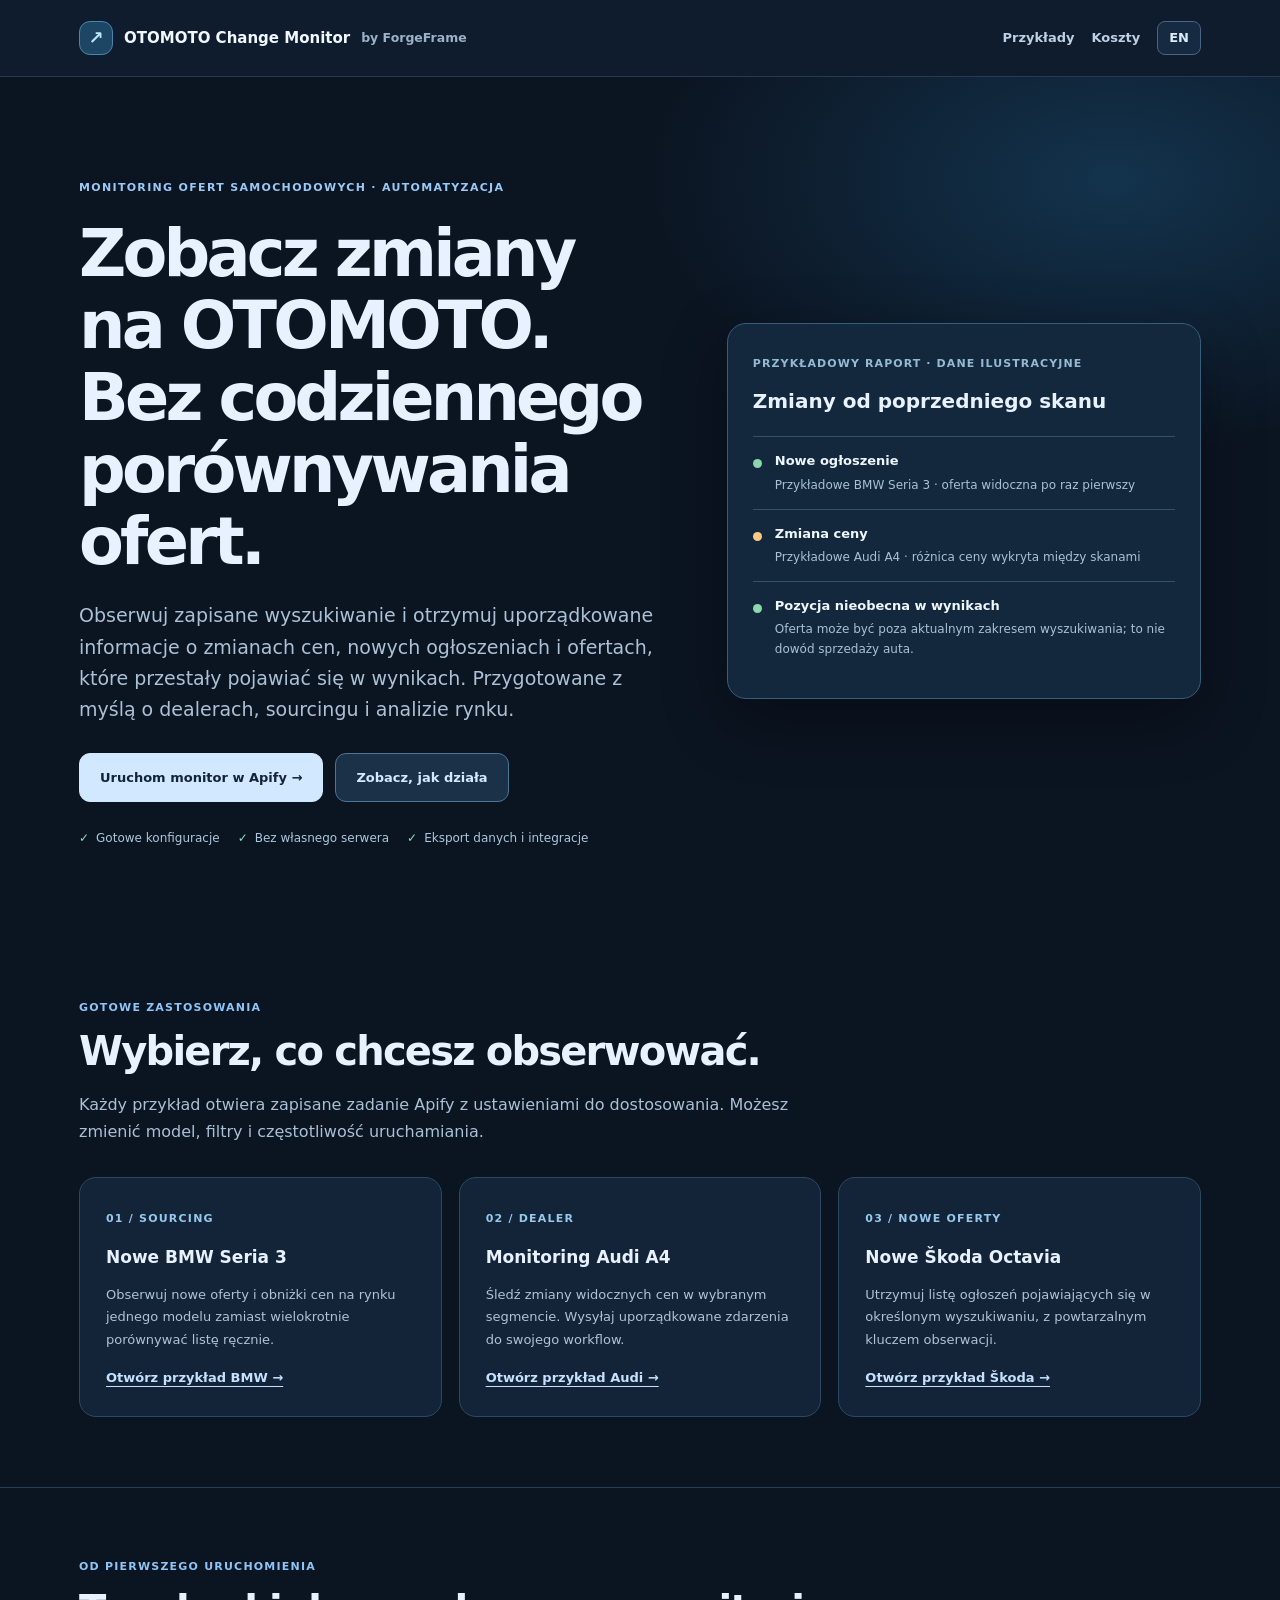
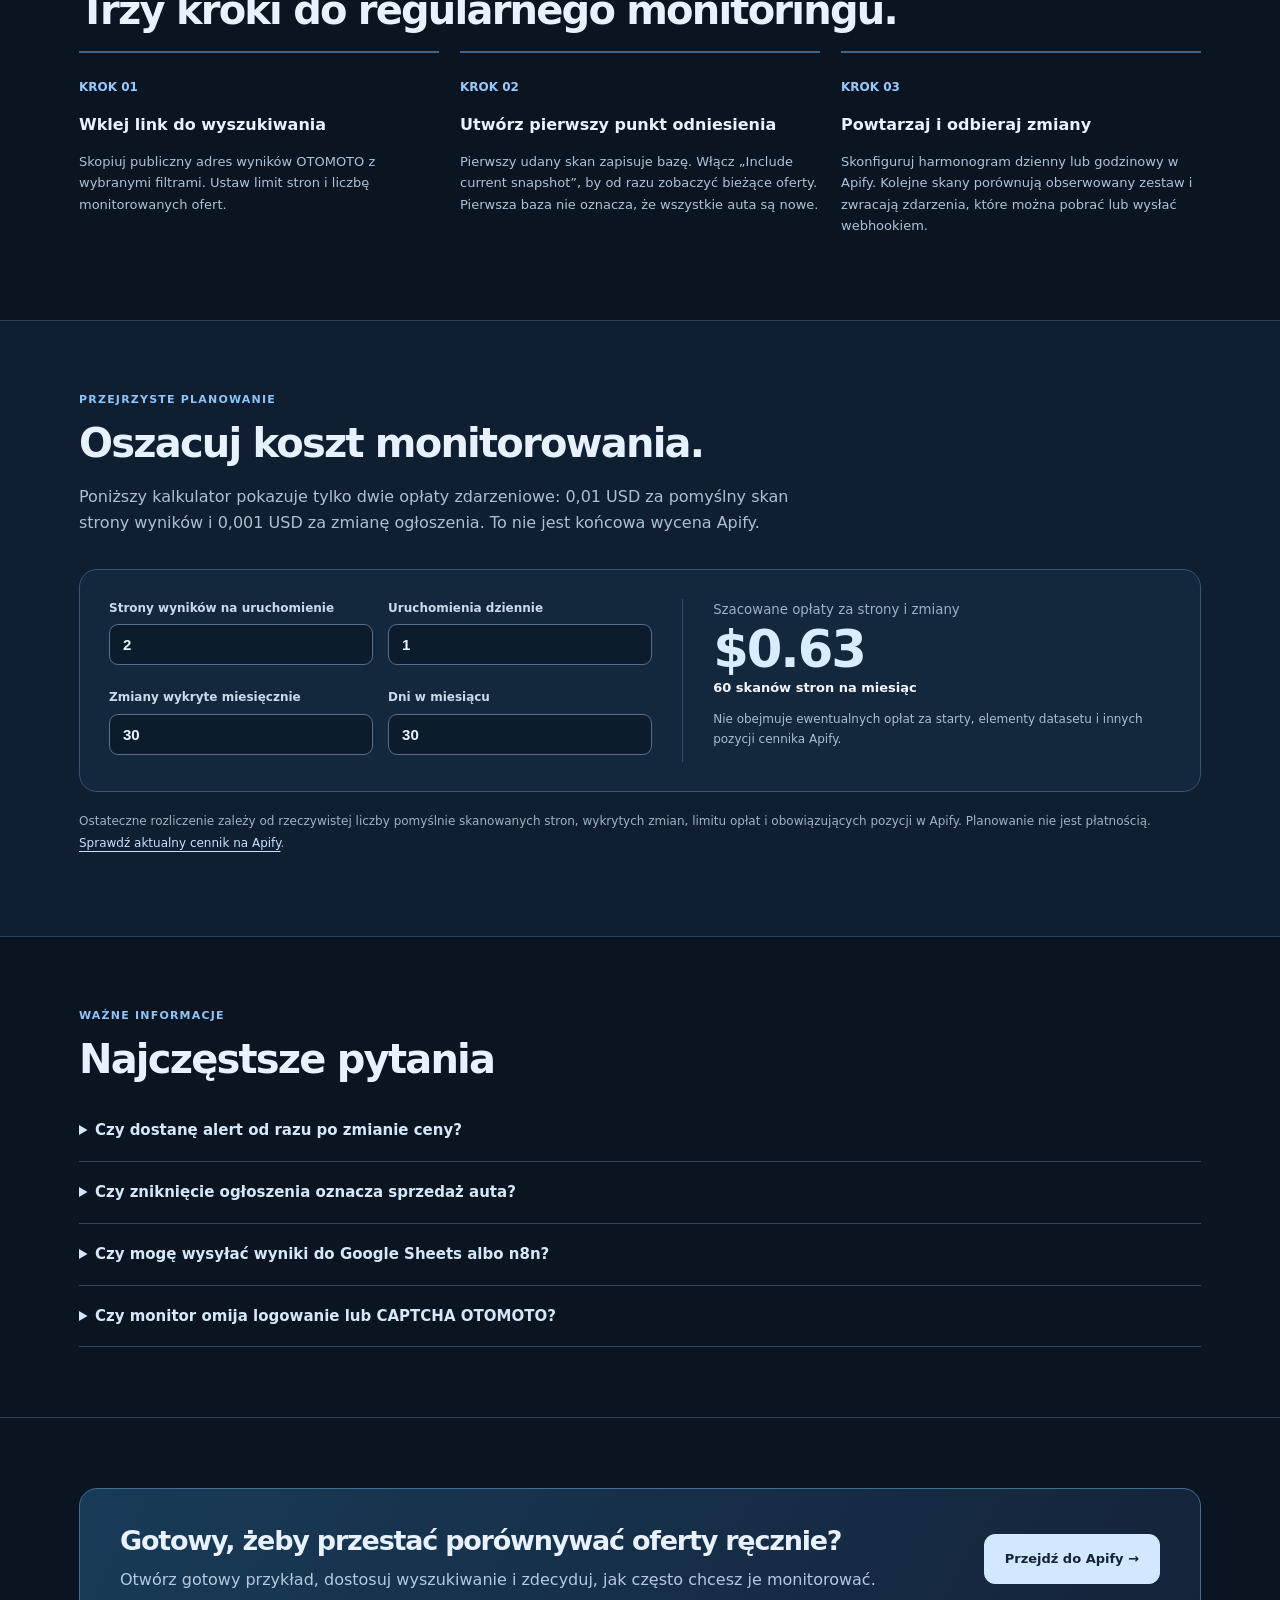
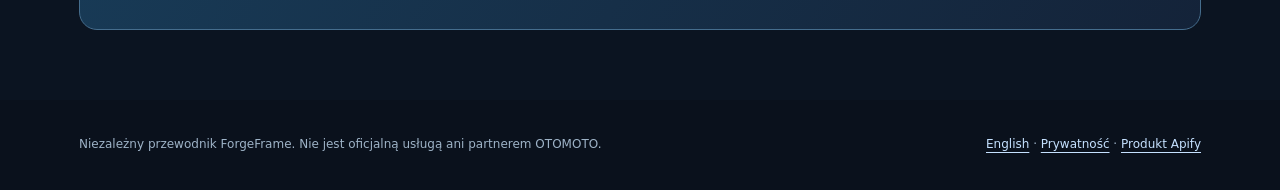
<file: index.html>
<!doctype html>
<html lang="pl"><head><meta charset="utf-8"><meta name="viewport" content="width=device-width, initial-scale=1">
<meta name="theme-color" content="#0b1421"><meta name="description" content="Monitorowanie cen samochodów na OTOMOTO: wykrywaj nowe ogłoszenia, zmiany cen i zmiany widocznego zestawu ofert. Instrukcja dla dealerów i sprzedawców, przykłady BMW, Audi, Škoda.">
<title>Monitor cen OTOMOTO — śledzenie ofert i zmian | ForgeFrame</title>
<link rel="canonical" href="https://reflectme-source.github.io/otomoto-market-monitor-guide/">
<link rel="alternate" hreflang="en" href="https://reflectme-source.github.io/otomoto-market-monitor-guide/en.html">
<link rel="alternate" hreflang="pl" href="https://reflectme-source.github.io/otomoto-market-monitor-guide/">
<link rel="stylesheet" href="./style.css"><link rel="icon" href="./favicon.svg" type="image/svg+xml">
<meta property="og:type" content="website"><meta property="og:title" content="Monitor cen i ogłoszeń OTOMOTO — bez ręcznego porównywania">
<meta property="og:description" content="Zobacz zmiany cen, nowe oferty i aktualizacje zapisanych wyszukiwań. Gotowe przykłady, przejrzyste limity i instrukcja wdrożenia.">
<meta property="og:url" content="https://reflectme-source.github.io/otomoto-market-monitor-guide/">
</head><body>
<header><nav class="wrap" aria-label="Menu główne">
<a class="brand" href="./"><span class="mark" aria-hidden="true">↗</span>OTOMOTO Change Monitor <small>by ForgeFrame</small></a>
<div class="links"><a href="#przyklady">Przykłady</a><a href="#koszt">Koszty</a><a class="lang" href="./en.html" lang="en">EN</a></div>
</nav></header>
<main>
<div class="hero"><div class="wrap">
<div><span class="pill">Monitoring ofert samochodowych · automatyzacja</span>
<h1>Zobacz zmiany na OTOMOTO. Bez codziennego porównywania ofert.</h1>
<p class="lead">Obserwuj zapisane wyszukiwanie i otrzymuj uporządkowane informacje o zmianach cen, nowych ogłoszeniach i ofertach, które przestały pojawiać się w wynikach. Przygotowane z myślą o dealerach, sourcingu i analizie rynku.</p>
<div class="ctas"><a class="primary" href="https://apify.com/green_amazement/otomoto-change-intelligence?utm_source=github_pages&amp;utm_medium=organic&amp;utm_campaign=otomoto_guide" target="_blank" rel="noopener noreferrer">Uruchom monitor w Apify →</a><a class="secondary" href="#jak-dziala">Zobacz, jak działa</a></div>
<div class="benefits"><span>Gotowe konfiguracje</span><span>Bez własnego serwera</span><span>Eksport danych i integracje</span></div>
</div>
<div class="mock" aria-label="Przykładowy schemat wyniku, nie dane na żywo">
<small>Przykładowy raport · dane ilustracyjne</small><h2>Zmiany od poprzedniego skanu</h2>
<div class="event"><span class="dot"></span><div><b>Nowe ogłoszenie</b><p>Przykładowe BMW Seria 3 · oferta widoczna po raz pierwszy</p></div></div>
<div class="event"><span class="dot amber"></span><div><b>Zmiana ceny</b><p>Przykładowe Audi A4 · różnica ceny wykryta między skanami</p></div></div>
<div class="event"><span class="dot"></span><div><b>Pozycja nieobecna w wynikach</b><p>Oferta może być poza aktualnym zakresem wyszukiwania; to nie dowód sprzedaży auta.</p></div></div>
</div></div></div>
<section id="przyklady"><div class="wrap">
<div class="kicker">Gotowe zastosowania</div><h2>Wybierz, co chcesz obserwować.</h2>
<p class="intro">Każdy przykład otwiera zapisane zadanie Apify z ustawieniami do dostosowania. Możesz zmienić model, filtry i częstotliwość uruchamiania.</p>
<div class="cards">
<article class="card"><span class="number">01 / SOURCING</span><h3>Nowe BMW Seria 3</h3><p>Obserwuj nowe oferty i obniżki cen na rynku jednego modelu zamiast wielokrotnie porównywać listę ręcznie.</p><a href="https://apify.com/green_amazement/otomoto-change-intelligence/examples/bmw-3-series-price-changes" target="_blank" rel="noopener noreferrer">Otwórz przykład BMW →</a></article>
<article class="card"><span class="number">02 / DEALER</span><h3>Monitoring Audi A4</h3><p>Śledź zmiany widocznych cen w wybranym segmencie. Wysyłaj uporządkowane zdarzenia do swojego workflow.</p><a href="https://apify.com/green_amazement/otomoto-change-intelligence/examples/audi-a4-market-price-watch" target="_blank" rel="noopener noreferrer">Otwórz przykład Audi →</a></article>
<article class="card"><span class="number">03 / NOWE OFERTY</span><h3>Nowe Škoda Octavia</h3><p>Utrzymuj listę ogłoszeń pojawiających się w określonym wyszukiwaniu, z powtarzalnym kluczem obserwacji.</p><a href="https://apify.com/green_amazement/otomoto-change-intelligence/examples/skoda-octavia-new-listing-monitor" target="_blank" rel="noopener noreferrer">Otwórz przykład Škoda →</a></article>
</div></div></section>
<section class="steps" id="jak-dziala"><div class="wrap">
<div class="kicker">Od pierwszego uruchomienia</div><h2>Trzy kroki do regularnego monitoringu.</h2>
<div class="step-grid">
<div class="step"><strong>KROK 01</strong><h3>Wklej link do wyszukiwania</h3><p>Skopiuj publiczny adres wyników OTOMOTO z wybranymi filtrami. Ustaw limit stron i liczbę monitorowanych ofert.</p></div>
<div class="step"><strong>KROK 02</strong><h3>Utwórz pierwszy punkt odniesienia</h3><p>Pierwszy udany skan zapisuje bazę. Włącz „Include current snapshot”, by od razu zobaczyć bieżące oferty. Pierwsza baza nie oznacza, że wszystkie auta są nowe.</p></div>
<div class="step"><strong>KROK 03</strong><h3>Powtarzaj i odbieraj zmiany</h3><p>Skonfiguruj harmonogram dzienny lub godzinowy w Apify. Kolejne skany porównują obserwowany zestaw i zwracają zdarzenia, które można pobrać lub wysłać webhookiem.</p></div>
</div></div></section>
<section class="price-section" id="koszt"><div class="wrap">
<div class="kicker">Przejrzyste planowanie</div><h2>Oszacuj koszt monitorowania.</h2>
<p class="intro">Poniższy kalkulator pokazuje tylko dwie opłaty zdarzeniowe: 0,01 USD za pomyślny skan strony wyników i 0,001 USD za zmianę ogłoszenia. To nie jest końcowa wycena Apify.</p>
<div class="calc">
<div class="calc-fields">
<label>Strony wyników na uruchomienie<input id="pages" type="number" value="2" min="1" max="100" step="1" inputmode="numeric"></label>
<label>Uruchomienia dziennie<input id="runs" type="number" value="1" min="1" max="24" step="1" inputmode="numeric"></label>
<label>Zmiany wykryte miesięcznie<input id="changes" type="number" value="30" min="0" max="100000" step="1" inputmode="numeric"></label>
<label>Dni w miesiącu<input id="days" type="number" value="30" min="1" max="31" step="1" inputmode="numeric"></label>
</div>
<div class="calc-output" aria-live="polite"><small>Szacowane opłaty za strony i zmiany</small><b id="estimate">$0.63</b><strong id="pagesCount">60 skanów stron na miesiąc</strong><p id="calcHint">Nie obejmuje ewentualnych opłat za starty, elementy datasetu i innych pozycji cennika Apify.</p></div>
</div>
<p class="note">Ostateczne rozliczenie zależy od rzeczywistej liczby pomyślnie skanowanych stron, wykrytych zmian, limitu opłat i obowiązujących pozycji w Apify. Planowanie nie jest płatnością. <a href="https://apify.com/green_amazement/otomoto-change-intelligence#pricing" target="_blank" rel="noopener noreferrer">Sprawdź aktualny cennik na Apify</a>.</p>
</div></section>
<section class="faq"><div class="wrap">
<div class="kicker">Ważne informacje</div><h2>Najczęstsze pytania</h2>
<details><summary>Czy dostanę alert od razu po zmianie ceny?</summary><p>Nie w czasie rzeczywistym. Zmiany są wykrywane podczas kolejnego zaplanowanego skanu. Częstotliwość zależy od Twojego harmonogramu i dostępności źródła.</p></details>
<details><summary>Czy zniknięcie ogłoszenia oznacza sprzedaż auta?</summary><p>Nie. Ogłoszenie mogło wypaść poza monitorowany zestaw wyników, zmienić filtry lub stać się niewidoczne. Zdarzenie nie potwierdza sprzedaży ani usunięcia.</p></details>
<details><summary>Czy mogę wysyłać wyniki do Google Sheets albo n8n?</summary><p>Apify udostępnia dataset, harmonogramy i integracje/webhooki. Połącz wyniki z własnym workflow. Potrzebna może być osobna konfiguracja integracji na Twoim koncie.</p></details>
<details><summary>Czy monitor omija logowanie lub CAPTCHA OTOMOTO?</summary><p>Nie. Działa na publicznych stronach wyników i nie obchodzi zabezpieczeń. Zmiany strony lub ograniczenia dostępu mogą wpłynąć na kompletność odczytu.</p></details>
</div></section>
<section><div class="wrap"><div class="end-cta"><div><h2>Gotowy, żeby przestać porównywać oferty ręcznie?</h2><p>Otwórz gotowy przykład, dostosuj wyszukiwanie i zdecyduj, jak często chcesz je monitorować.</p></div><a class="primary" href="https://apify.com/green_amazement/otomoto-change-intelligence" target="_blank" rel="noopener noreferrer">Przejdź do Apify →</a></div></div></section>
</main>
<footer><div class="wrap"><span>Niezależny przewodnik ForgeFrame. Nie jest oficjalną usługą ani partnerem OTOMOTO.</span><span><a href="./en.html" lang="en">English</a> · <a href="./privacy.html">Prywatność</a> · <a href="https://apify.com/green_amazement/otomoto-change-intelligence" target="_blank" rel="noopener noreferrer">Produkt Apify</a></span></div></footer>
<script type="module" src="./calculator.mjs"></script></body></html>
</file>
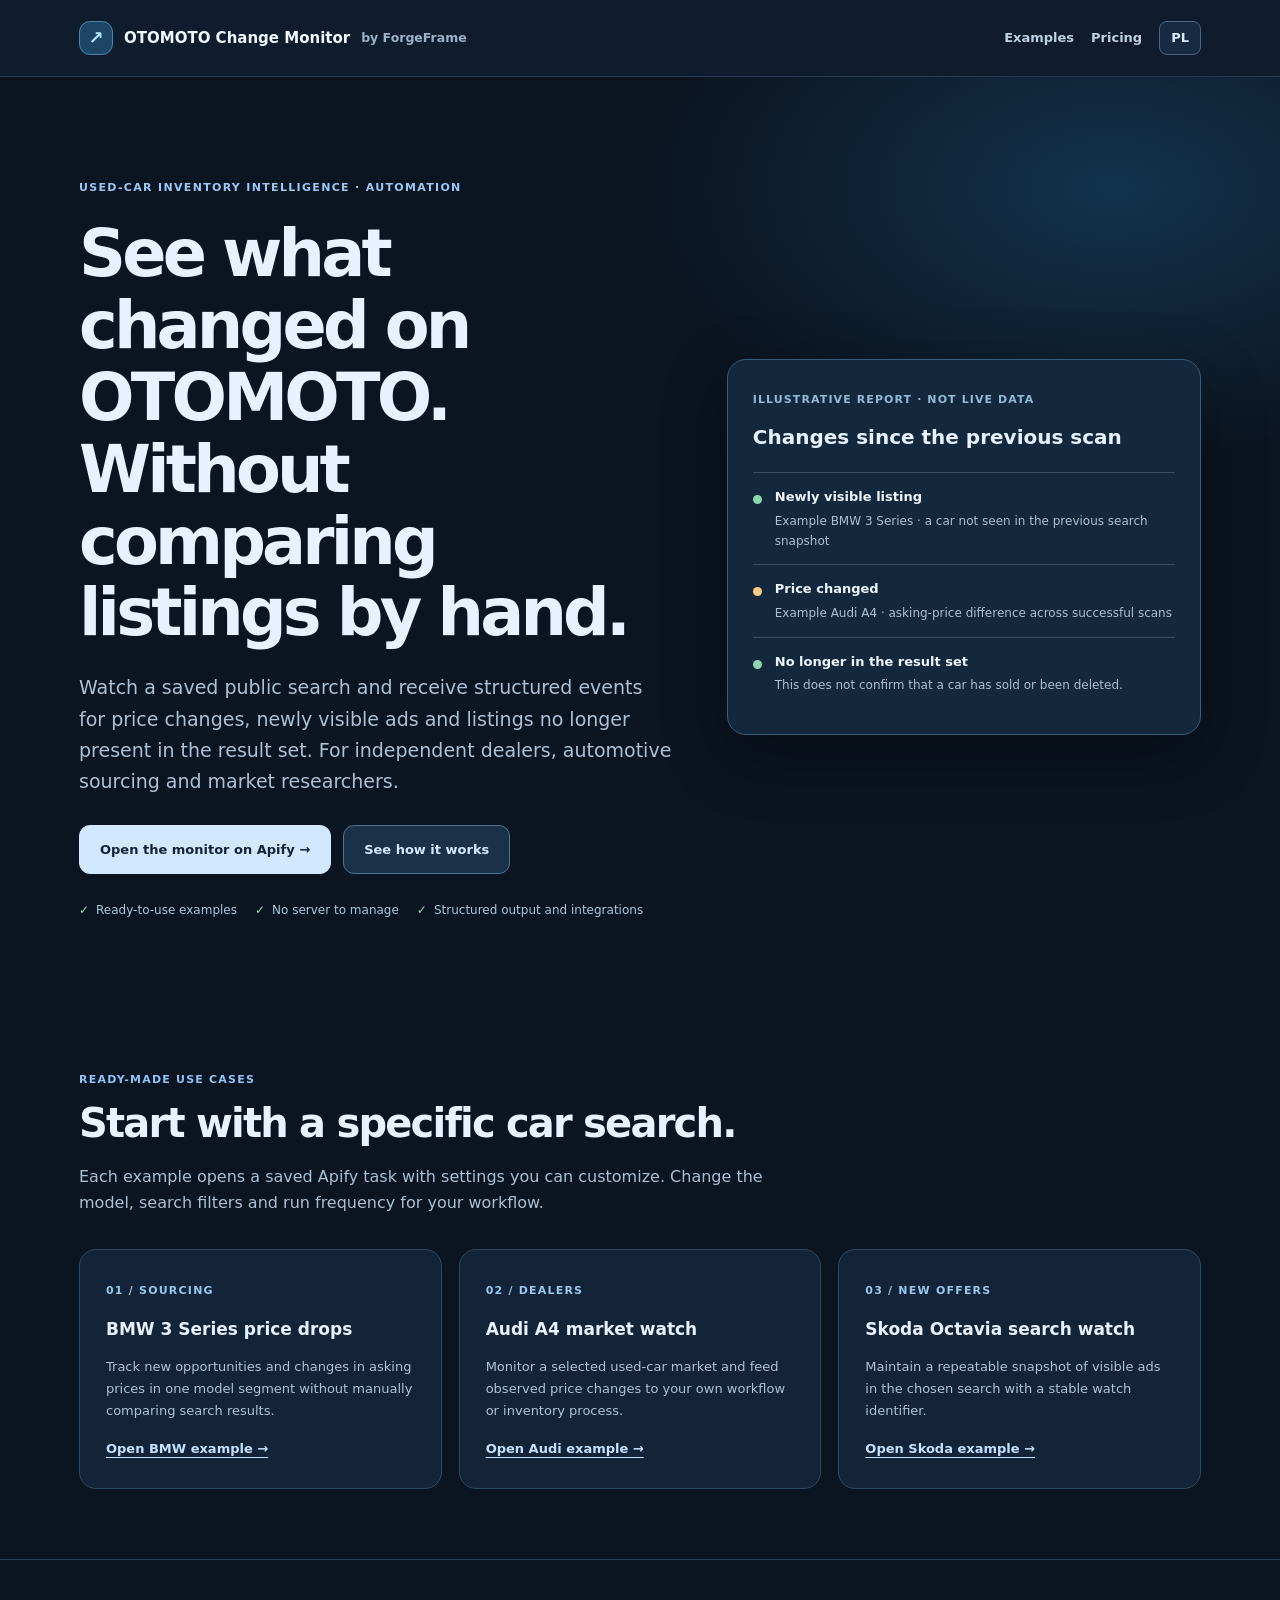
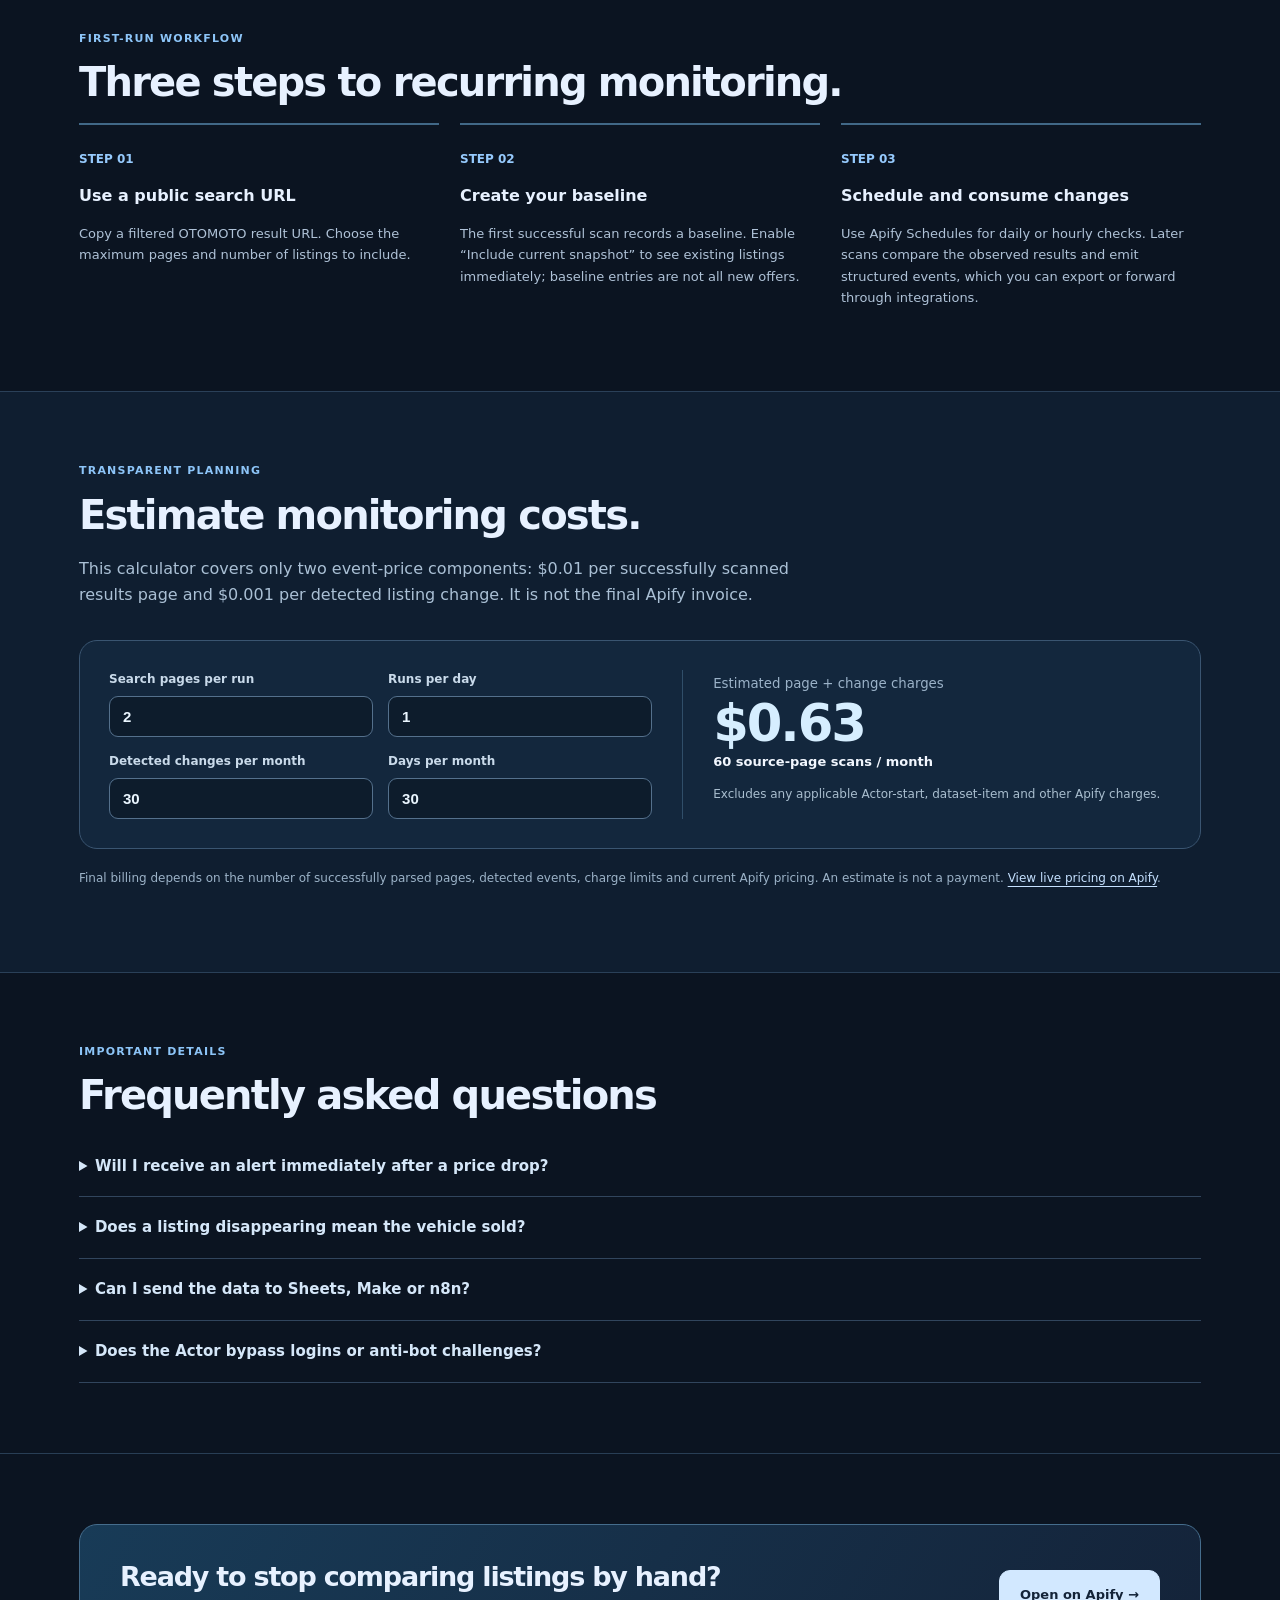
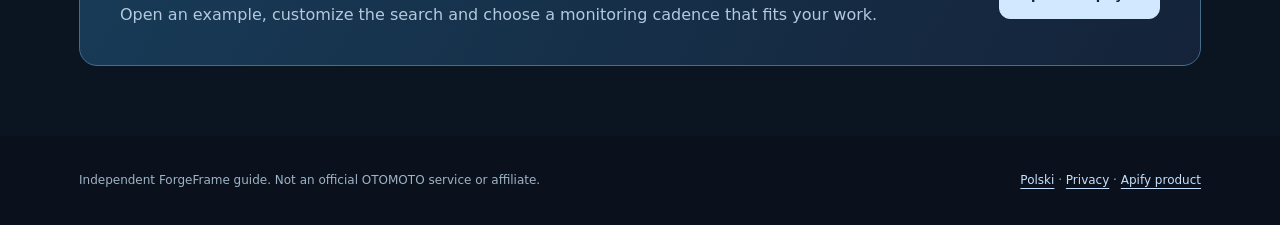
<file: en.html>
<!doctype html>
<html lang="en"><head><meta charset="utf-8"><meta name="viewport" content="width=device-width, initial-scale=1">
<meta name="theme-color" content="#0b1421"><meta name="description" content="Monitor OTOMOTO used car prices, newly visible listings and changes in saved searches. Buyer-friendly guide, ready-made BMW, Audi and Skoda tasks, and a transparent price estimate.">
<title>OTOMOTO Price Change Monitor — Used Car Inventory Watch | ForgeFrame</title>
<link rel="canonical" href="https://reflectme-source.github.io/otomoto-market-monitor-guide/en.html">
<link rel="alternate" hreflang="pl" href="https://reflectme-source.github.io/otomoto-market-monitor-guide/">
<link rel="alternate" hreflang="en" href="https://reflectme-source.github.io/otomoto-market-monitor-guide/en.html">
<link rel="stylesheet" href="./style.css"><link rel="icon" href="./favicon.svg" type="image/svg+xml"><meta property="og:type" content="website">
<meta property="og:title" content="See what changed on OTOMOTO — without comparing listings by hand">
<meta property="og:description" content="Monitor public used-car search results for price changes and newly visible listings. Start from practical examples.">
<meta property="og:url" content="https://reflectme-source.github.io/otomoto-market-monitor-guide/en.html">
</head><body>
<header><nav class="wrap" aria-label="Main navigation">
<a class="brand" href="./en.html"><span class="mark" aria-hidden="true">↗</span>OTOMOTO Change Monitor <small>by ForgeFrame</small></a>
<div class="links"><a href="#examples">Examples</a><a href="#pricing">Pricing</a><a class="lang" href="./index.html" lang="pl">PL</a></div>
</nav></header>
<main>
<div class="hero"><div class="wrap">
<div><span class="pill">Used-car inventory intelligence · automation</span>
<h1>See what changed on OTOMOTO. Without comparing listings by hand.</h1>
<p class="lead">Watch a saved public search and receive structured events for price changes, newly visible ads and listings no longer present in the result set. For independent dealers, automotive sourcing and market researchers.</p>
<div class="ctas"><a class="primary" href="https://apify.com/green_amazement/otomoto-change-intelligence?utm_source=github_pages&amp;utm_medium=organic&amp;utm_campaign=otomoto_guide_en" target="_blank" rel="noopener noreferrer">Open the monitor on Apify →</a><a class="secondary" href="#how">See how it works</a></div>
<div class="benefits"><span>Ready-to-use examples</span><span>No server to manage</span><span>Structured output and integrations</span></div>
</div>
<div class="mock" aria-label="Illustrative sample, not live market data">
<small>Illustrative report · not live data</small><h2>Changes since the previous scan</h2>
<div class="event"><span class="dot"></span><div><b>Newly visible listing</b><p>Example BMW 3 Series · a car not seen in the previous search snapshot</p></div></div>
<div class="event"><span class="dot amber"></span><div><b>Price changed</b><p>Example Audi A4 · asking-price difference across successful scans</p></div></div>
<div class="event"><span class="dot"></span><div><b>No longer in the result set</b><p>This does not confirm that a car has sold or been deleted.</p></div></div>
</div></div></div>
<section id="examples"><div class="wrap">
<div class="kicker">Ready-made use cases</div><h2>Start with a specific car search.</h2>
<p class="intro">Each example opens a saved Apify task with settings you can customize. Change the model, search filters and run frequency for your workflow.</p>
<div class="cards">
<article class="card"><span class="number">01 / SOURCING</span><h3>BMW 3 Series price drops</h3><p>Track new opportunities and changes in asking prices in one model segment without manually comparing search results.</p><a href="https://apify.com/green_amazement/otomoto-change-intelligence/examples/bmw-3-series-price-changes" target="_blank" rel="noopener noreferrer">Open BMW example →</a></article>
<article class="card"><span class="number">02 / DEALERS</span><h3>Audi A4 market watch</h3><p>Monitor a selected used-car market and feed observed price changes to your own workflow or inventory process.</p><a href="https://apify.com/green_amazement/otomoto-change-intelligence/examples/audi-a4-market-price-watch" target="_blank" rel="noopener noreferrer">Open Audi example →</a></article>
<article class="card"><span class="number">03 / NEW OFFERS</span><h3>Skoda Octavia search watch</h3><p>Maintain a repeatable snapshot of visible ads in the chosen search with a stable watch identifier.</p><a href="https://apify.com/green_amazement/otomoto-change-intelligence/examples/skoda-octavia-new-listing-monitor" target="_blank" rel="noopener noreferrer">Open Skoda example →</a></article>
</div></div></section>
<section class="steps" id="how"><div class="wrap">
<div class="kicker">First-run workflow</div><h2>Three steps to recurring monitoring.</h2>
<div class="step-grid">
<div class="step"><strong>STEP 01</strong><h3>Use a public search URL</h3><p>Copy a filtered OTOMOTO result URL. Choose the maximum pages and number of listings to include.</p></div>
<div class="step"><strong>STEP 02</strong><h3>Create your baseline</h3><p>The first successful scan records a baseline. Enable “Include current snapshot” to see existing listings immediately; baseline entries are not all new offers.</p></div>
<div class="step"><strong>STEP 03</strong><h3>Schedule and consume changes</h3><p>Use Apify Schedules for daily or hourly checks. Later scans compare the observed results and emit structured events, which you can export or forward through integrations.</p></div>
</div></div></section>
<section class="price-section" id="pricing"><div class="wrap">
<div class="kicker">Transparent planning</div><h2>Estimate monitoring costs.</h2>
<p class="intro">This calculator covers only two event-price components: $0.01 per successfully scanned results page and $0.001 per detected listing change. It is not the final Apify invoice.</p>
<div class="calc">
<div class="calc-fields">
<label>Search pages per run<input id="pages" type="number" value="2" min="1" max="100" step="1" inputmode="numeric"></label>
<label>Runs per day<input id="runs" type="number" value="1" min="1" max="24" step="1" inputmode="numeric"></label>
<label>Detected changes per month<input id="changes" type="number" value="30" min="0" max="100000" step="1" inputmode="numeric"></label>
<label>Days per month<input id="days" type="number" value="30" min="1" max="31" step="1" inputmode="numeric"></label>
</div>
<div class="calc-output" aria-live="polite"><small>Estimated page + change charges</small><b id="estimate">$0.63</b><strong id="pagesCount">60 scanned source pages / month</strong><p id="calcHint">Excludes any applicable Actor-start, dataset-item and other Apify charges.</p></div>
</div>
<p class="note">Final billing depends on the number of successfully parsed pages, detected events, charge limits and current Apify pricing. An estimate is not a payment. <a href="https://apify.com/green_amazement/otomoto-change-intelligence#pricing" target="_blank" rel="noopener noreferrer">View live pricing on Apify</a>.</p>
</div></section>
<section class="faq"><div class="wrap">
<div class="kicker">Important details</div><h2>Frequently asked questions</h2>
<details><summary>Will I receive an alert immediately after a price drop?</summary><p>No. This is scan-based, not real-time monitoring. A change is detected on the next scheduled successful scan; timing depends on your selected schedule and source access.</p></details>
<details><summary>Does a listing disappearing mean the vehicle sold?</summary><p>No. An ad can fall out of the monitored result window or become unavailable for other reasons. A result-set disappearance is not proof of sale or deletion.</p></details>
<details><summary>Can I send the data to Sheets, Make or n8n?</summary><p>Apify provides datasets, schedules and integrations/webhooks. You can connect them to your workflow; separate configuration on your account may be required.</p></details>
<details><summary>Does the Actor bypass logins or anti-bot challenges?</summary><p>No. It reads public search-result pages without bypassing access controls. Site changes and access restrictions can impact completeness.</p></details>
</div></section>
<section><div class="wrap"><div class="end-cta"><div><h2>Ready to stop comparing listings by hand?</h2><p>Open an example, customize the search and choose a monitoring cadence that fits your work.</p></div><a class="primary" href="https://apify.com/green_amazement/otomoto-change-intelligence" target="_blank" rel="noopener noreferrer">Open on Apify →</a></div></div></section>
</main>
<footer><div class="wrap"><span>Independent ForgeFrame guide. Not an official OTOMOTO service or affiliate.</span><span><a href="./index.html" lang="pl">Polski</a> · <a href="./privacy.html">Privacy</a> · <a href="https://apify.com/green_amazement/otomoto-change-intelligence" target="_blank" rel="noopener noreferrer">Apify product</a></span></div></footer>
<script type="module" src="./calculator.mjs"></script></body></html>
</file>
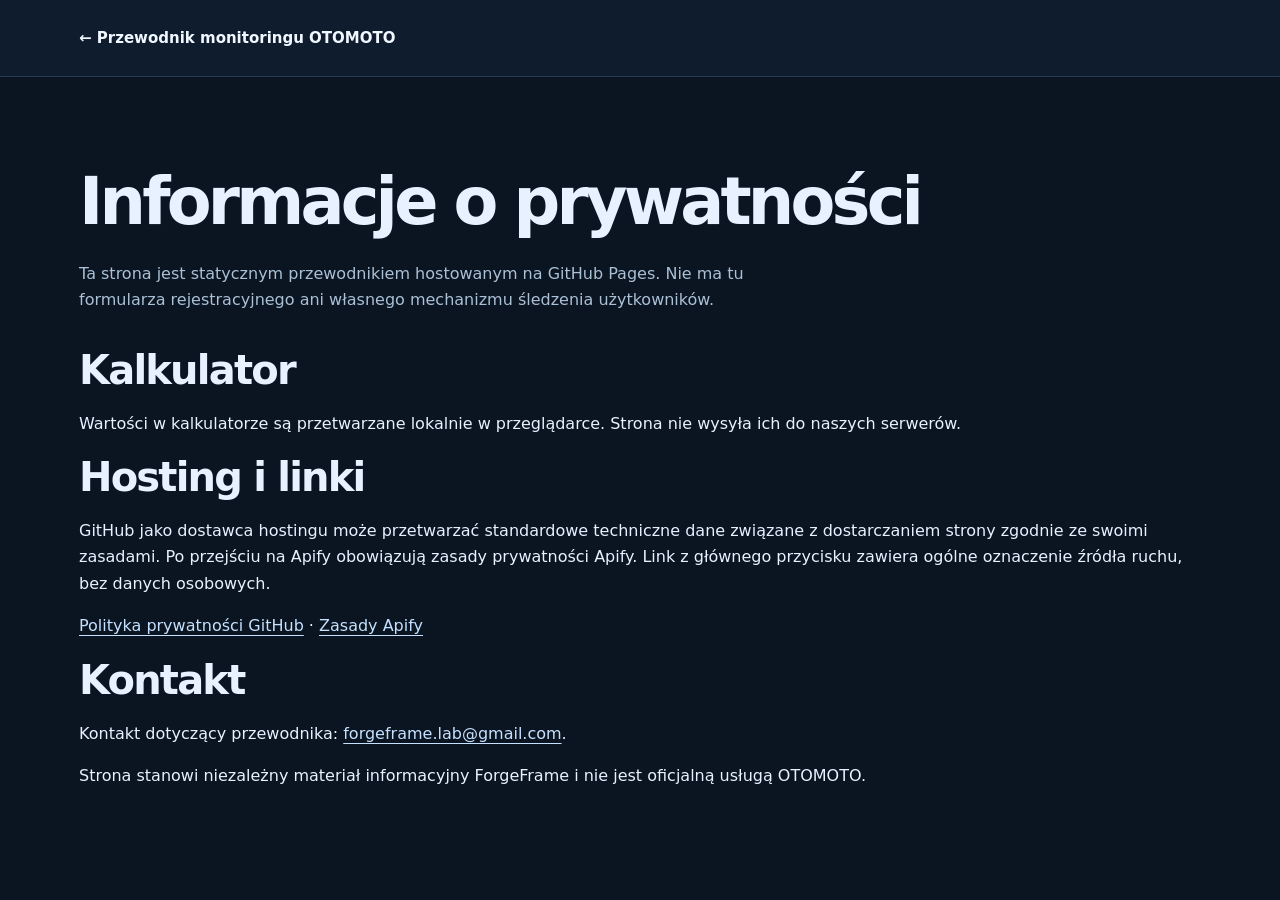
<file: privacy.html>
<!doctype html><html lang="pl"><head><meta charset="utf-8"><meta name="viewport" content="width=device-width, initial-scale=1"><title>Prywatność — OTOMOTO Change Monitor</title><link rel="stylesheet" href="./style.css"><meta name="robots" content="noindex"></head><body><header><nav class="wrap"><a class="brand" href="./">← Przewodnik monitoringu OTOMOTO</a></nav></header><main><section><div class="wrap"><h1>Informacje o prywatności</h1><p class="intro">Ta strona jest statycznym przewodnikiem hostowanym na GitHub Pages. Nie ma tu formularza rejestracyjnego ani własnego mechanizmu śledzenia użytkowników.</p><h2>Kalkulator</h2><p>Wartości w kalkulatorze są przetwarzane lokalnie w przeglądarce. Strona nie wysyła ich do naszych serwerów.</p><h2>Hosting i linki</h2><p>GitHub jako dostawca hostingu może przetwarzać standardowe techniczne dane związane z dostarczaniem strony zgodnie ze swoimi zasadami. Po przejściu na Apify obowiązują zasady prywatności Apify. Link z głównego przycisku zawiera ogólne oznaczenie źródła ruchu, bez danych osobowych.</p><p><a href="https://docs.github.com/en/site-policy/privacy-policies/github-general-privacy-statement">Polityka prywatności GitHub</a> · <a href="https://apify.com/privacy-policy">Zasady Apify</a></p><h2>Kontakt</h2><p>Kontakt dotyczący przewodnika: <a href="mailto:forgeframe.lab@gmail.com">forgeframe.lab@gmail.com</a>.</p><p>Strona stanowi niezależny materiał informacyjny ForgeFrame i nie jest oficjalną usługą OTOMOTO.</p></div></section></main></body></html>
</file>
<file: style.css>
:root{font-family:Inter,ui-sans-serif,system-ui,-apple-system,BlinkMacSystemFont,"Segoe UI",sans-serif;color:#e7f1ff;background:#0b1421;font-size:16px}
*{box-sizing:border-box}
html{scroll-behavior:smooth}
body{margin:0;min-width:320px;line-height:1.65}
a{color:#c5e1ff;text-underline-offset:4px}
a:hover{color:#fff}
a:focus-visible,button:focus-visible,input:focus-visible{outline:3px solid #a6deff;outline-offset:3px}
.wrap{max-width:1180px;padding:0 29px;margin:0 auto}
header{border-bottom:1px solid #273a52;background:#0e1c2e}
nav{display:flex;justify-content:space-between;align-items:center;min-height:76px;gap:15px}
.brand{display:flex;align-items:center;gap:11px;color:#f0f7ff;text-decoration:none;font-size:15px;font-weight:790}
.mark{display:grid;place-items:center;width:34px;height:34px;border:1px solid #4a86ac;background:#1c4664;border-radius:11px;font-size:18px;color:#b8e6ff}
.links{display:flex;gap:17px;align-items:center}
.links a{font-size:13px;color:#bed0e4;text-decoration:none;font-weight:630}
.lang{border:1px solid #4a6381;background:#162a41;padding:5px 11px;border-radius:8px;color:#dbecfc!important}
.hero{position:relative;overflow:hidden;padding:96px 0 80px}
.hero:before{content:"";position:absolute;inset:0;background:radial-gradient(ellipse 710px 410px at 87% 12%,#1c567e77,transparent 67%);pointer-events:none}
.hero .wrap{position:relative;display:grid;grid-template-columns:1fr minmax(300px,.8fr);align-items:center;gap:55px}
.pill{font-size:11px;letter-spacing:.12em;color:#99c9f6;text-transform:uppercase;font-weight:780}
h1{font-size:clamp(38px,5.1vw,66px);letter-spacing:-.058em;line-height:1.1;margin:19px 0 23px}
.lead{color:#acc1d6;font-size:clamp(16px,1.7vw,19px);max-width:640px}
.ctas{display:flex;flex-wrap:wrap;gap:12px;margin:27px 0}
.primary,.secondary{display:inline-flex;align-items:center;justify-content:center;padding:13px 20px;border-radius:11px;text-decoration:none;font-weight:750;font-size:13px;min-height:46px}
.primary{background:#d2e8ff;border:1px solid #d2e8ff;color:#132338}
.secondary{background:#1a3148;border:1px solid #4b7495;color:#d3e9ff}
.benefits{display:flex;gap:18px;flex-wrap:wrap;color:#acc8dd;font-size:12px}
.benefits span:before{content:"✓";color:#89e2b9;font-weight:900;margin-right:7px}
.mock{border:1px solid #365d7c;background:#13283d;border-radius:19px;padding:25px;box-shadow:0 20px 65px #0005}
.mock small{color:#94bad4;text-transform:uppercase;letter-spacing:.1em;font-weight:780;font-size:11px}
.mock h2{font-size:20px;margin:10px 0 18px}
.event{display:flex;gap:13px;padding:13px 0;border-top:1px solid #365066}
.event b{display:block;font-size:13px;color:#eef6ff}
.event p{font-size:12px;color:#a9c0d6;margin:4px 0 0}
.dot{flex:none;width:9px;height:9px;background:#8ed6af;border-radius:50%;margin-top:9px}
.dot.amber{background:#ffcb84}
section{padding:70px 0}
.kicker{text-transform:uppercase;letter-spacing:.11em;font-size:11px;font-weight:800;color:#8dc5f8}
section h2{font-size:clamp(28px,3.3vw,40px);letter-spacing:-.045em;line-height:1.2;margin:10px 0 17px}
.intro{color:#aac0d5;max-width:720px;margin:0 0 32px}
.cards{display:grid;grid-template-columns:repeat(3,minmax(0,1fr));gap:17px}
.card{background:#132438;border:1px solid #2d4962;border-radius:17px;padding:26px}
.card .number{font-size:11px;letter-spacing:.11em;color:#96c9ed;font-weight:800}
.card h3{font-size:17px;margin:13px 0}
.card p{color:#aec3d6;font-size:13px;line-height:1.7}
.card a{font-size:13px;font-weight:720}
.steps{border-top:1px solid #293f56}
.step-grid{display:grid;grid-template-columns:repeat(3,1fr);gap:21px}
.step{padding-top:20px;border-top:2px solid #416887}
.step strong{color:#96cafd;font-size:12px}
.step h3{font-size:16px;margin:12px 0 7px}
.step p{font-size:13px;color:#afc2d7}
.price-section{background:#0f1e30;border-top:1px solid #2a4058;border-bottom:1px solid #2a4058}
.calc{display:grid;grid-template-columns:1fr .9fr;gap:30px;background:#13273d;border:1px solid #3a5571;border-radius:18px;padding:29px}
.calc-fields{display:grid;grid-template-columns:repeat(2,minmax(0,1fr));gap:15px}
.calc-fields label{display:flex;flex-direction:column;gap:6px;color:#c9daea;font-size:12px;font-weight:710}
.calc input{width:100%;padding:11px 13px;border:1px solid #54708c;background:#0d1c2c;color:#eaf6ff;border-radius:9px;font-size:15px;font-weight:650}
.calc-output{border-left:1px solid #304e69;padding-left:30px;display:flex;flex-direction:column;justify-content:center}
.calc-output b{font-size:clamp(38px,4vw,55px);line-height:1.1;letter-spacing:-.04em;color:#d6eeff}
.calc-output strong{color:#f2f7ff;font-size:13px}
.calc-output p{font-size:12px;color:#a9becf}
.note{margin-top:19px;color:#9cb3c8;font-size:12px;line-height:1.8}
.faq{border-bottom:1px solid #283e55}
details{border-bottom:1px solid #31455d;padding:18px 0}
details summary{cursor:pointer;font-size:15px;font-weight:720;color:#d5e7f9}
details p{max-width:850px;color:#a9c3d8;font-size:13px}
.end-cta{border:1px solid #456d8d;border-radius:18px;background:linear-gradient(120deg,#183b57,#142339);padding:36px 40px;display:flex;gap:25px;justify-content:space-between;align-items:center}
.end-cta h2{font-size:27px;margin:0 0 9px}
.end-cta p{color:#b3c9df;margin:0}
footer{padding:35px 0;background:#0a111c;color:#9eb3c7;font-size:12px}
footer .wrap{display:flex;justify-content:space-between;gap:16px;flex-wrap:wrap}
small{color:#9bb2c8}
.sr-only{position:absolute!important;width:1px!important;height:1px!important;overflow:hidden!important;clip:rect(0,0,0,0)!important;white-space:nowrap!important}
@media(max-width:930px){.hero .wrap{grid-template-columns:1fr}.mock{max-width:710px}.cards,.step-grid{grid-template-columns:1fr}.calc{grid-template-columns:1fr}.calc-output{border-left:0;border-top:1px solid #304e69;padding:24px 0 0}.end-cta{flex-direction:column;align-items:flex-start}}
@media(max-width:570px){.wrap{padding:0 18px}.hero{padding:67px 0 50px}.links{gap:10px}.links a:nth-child(2){display:none}section{padding:47px 0}.card{padding:21px}.mock{padding:19px}.calc{padding:19px}.calc-fields{grid-template-columns:1fr}.end-cta{padding:25px}h1{font-size:clamp(37px,10vw,51px)}}
@media(prefers-reduced-motion:reduce){html{scroll-behavior:auto}}
</file>
